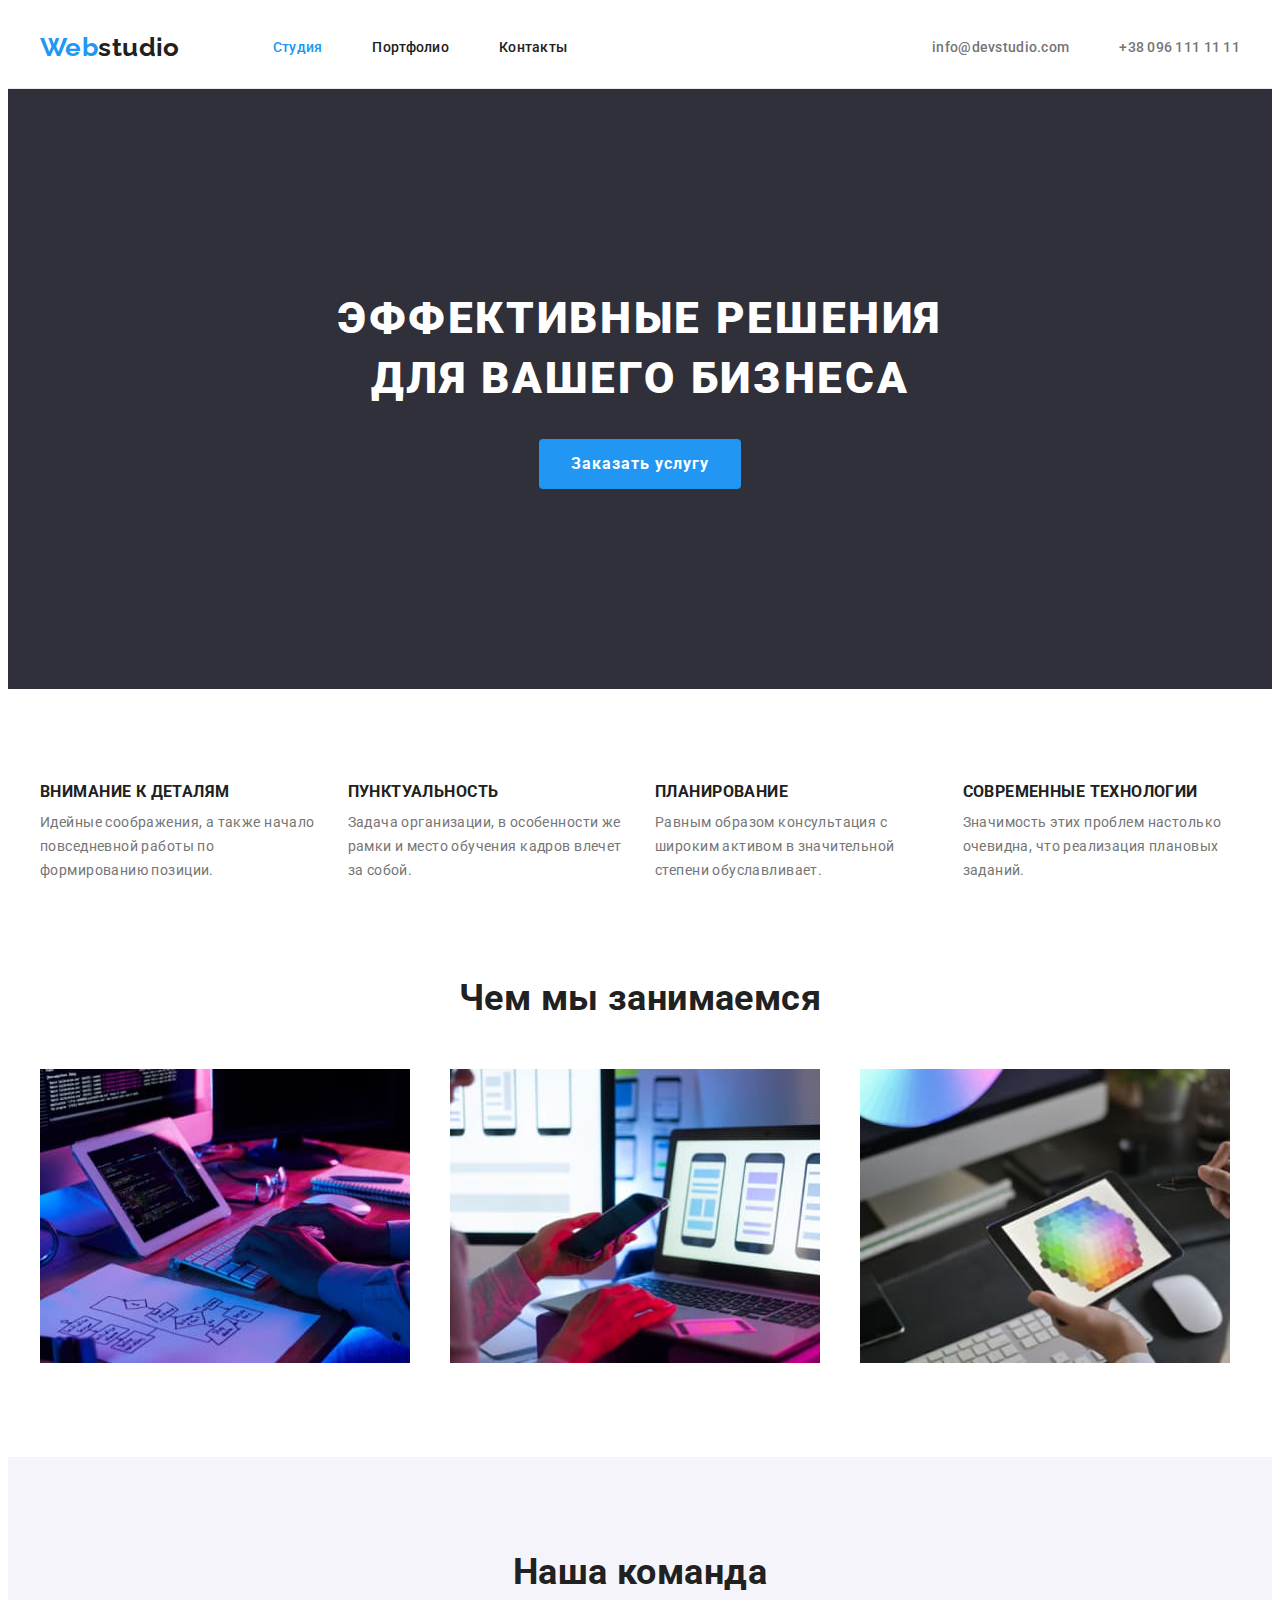
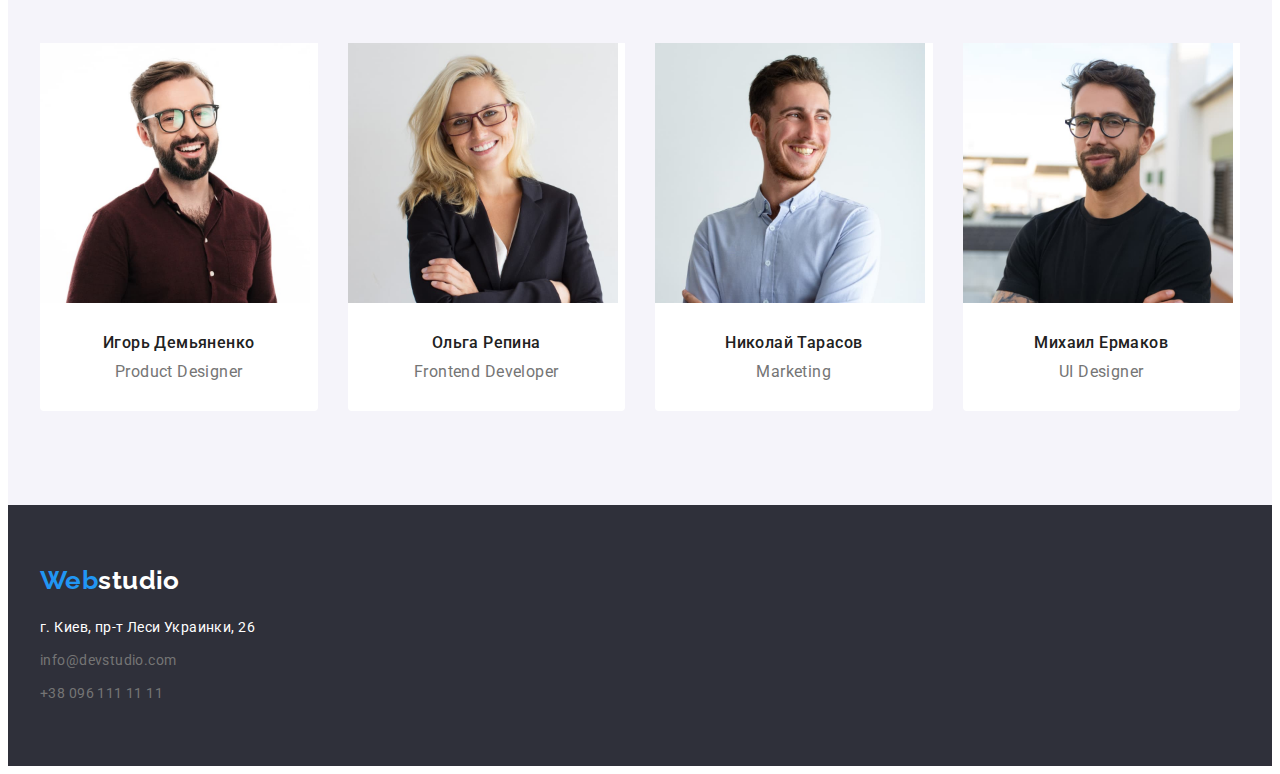
<file: index.html>
<!DOCTYPE html>
<html lang="ru">
<head>
    <meta charset="UTF-8">
    <meta http-equiv="X-UA-Compatible" content="IE=edge">
    <meta name="viewport" content="width=device-width, initial-scale=1.0">
    <title>Document</title>
    <link rel="preconnect" href="https://fonts.googleapis.com">
    <link rel="preconnect" href="https://fonts.gstatic.com" crossorigin>
    <link href="https://fonts.googleapis.com/css2?family=Raleway:wght@700&family=Roboto:wght@400;500;700;900&display=swap" rel="stylesheet">
    <link rel="stylesheet" href="https://cdnjs.cloudflare.com/ajax/libs/modern-normalize/1.1.0/modern-normalize.min.css" integrity="sha512-wpPYUAdjBVSE4KJnH1VR1HeZfpl1ub8YT/NKx4PuQ5NmX2tKuGu6U/JRp5y+Y8XG2tV+wKQpNHVUX03MfMFn9Q==" crossorigin="anonymous" referrerpolicy="no-referrer" />
    <link rel="stylesheet" href="./css/styles.css">
</head>
<body>
    <!--Шапка сайта-->
    <header class="header">
        <div class="conteiner">
            <nav class="header-navigation">
                <a href="" class="header-logo link" lang="en">Web<span class="header-logo-span">studio</span></a>
                <ul class="header-list list">
                    <li class="header-item">
                        <a href="" class="header-link link current">Студия</a>
                    </li>
                    <li class="header-item">
                        <a href="./portfolio.html" class="header-link link">Портфолио</a>
                    </li>
                    <li class="header-item">
                        <a href="" class="header-link link">Контакты</a>
                    </li>
                </ul>
            </nav>
                <ul class="header-contact-list list">
                    <li class="header-contact">
                        <a class="header-mail link contact" href="mailto:info@devstudio.com" >info@devstudio.com</a>
                    </li>
                    <li class="header-contact">
                        <a class="header-tel link contact" href="tel:+380961111111" >+38 096 111 11 11</a>
                    </li>
                </ul>
        </div>
    </header>
    <main>
        <!--Hero-->
        <section class="solutions">
            <div class="conteiner">
                <h1 class="solutions-title">Эффективные решения <br> для вашего бизнеса</h1>
                <button class="solutions-button button" type="button">Заказать услугу</button>
            </div>
        </section>
                <!--Секция Преимущества-->
        <section class="benefits section">
            <div class="conteiner">
                <!--Атрибут visually-hidden для скрытия названия секции-->
                <h2 class="benefits-title section-title visually-hidden" >Преимущества</h2>
                <ul class="benefits-list list">
                    <li class="benefits-item">
                        <h3 class="benefits-subtitle">Внимание к деталям</h3>
                        <p class="benefits-text">Идейные соображения, а также начало повседневной работы по формированию позиции.</p>
                    </li>
                    <li class="benefits-item">
                        <h3 class="benefits-subtitle">Пунктуальность</h3>
                        <p class="benefits-text">Задача организации, в особенности же рамки и место обучения кадров влечет за собой.</p>
                    </li>
                    <li class="benefits-item">
                        <h3 class="benefits-subtitle">Планирование</h3>
                        <p class="benefits-text">Равным образом консультация с широким активом в значительной степени обуславливает.</p>
                    </li>
                    <li class="benefits-item">
                        <h3 class="benefits-subtitle">Современные технологии</h3>
                        <p class="benefits-text">Значимость этих проблем настолько очевидна, что реализация плановых заданий.</p>
                    </li>
                </ul>
            </div>
        </section>
        <!--Секция Чем мы занимаемся-->
        <section class="work section">
            <div class="conteiner">
                <h2 class="work-title section-title">Чем мы занимаемся</h2>
                <ul class="work-list list">
                    <li class="work-img">
                        <img src="./images/about-work/about-work.1.jpg" alt="написание кода" width="370" height="294">
                    </li>
                    <li class="work-img">
                        <img src="./images/about-work/about-work.2.jpg" alt="адаптивный дизайн" width="370" height="294">
                    </li>
                    <li class="work-img">
                        <img src="./images/about-work/about-work.3.jpg" alt="подбор цвета в дизайне" width="370" height="294">
                    </li>
                </ul>  
            </div>
        </section>
        <!--Секция Наша команда-->
        <section class="team section">
            <div class="conteiner">
                <h2 class="team-title section-title">Наша команда</h2>
                <ul class="team-list list">
                    <li class="team-item">
                        <img src="./images/our-team/our-team.1.jpg" alt="фото сотрудника мужчины" width="270" height="260">
                        <div class="team-item-content">
                            <h3  class="team-name">Игорь Демьяненко</h3>
                            <p class="team-text" lang="en">Product Designer</p>
                        </div>
                    </li>

                    <li class="team-item">
                        <img src="./images/our-team/our-team.2.jpg" alt="фото сотрудника женщины" width="270" height="260">
                        <div class="team-item-content">
                            <h3  class="team-name">Ольга Репина</h3>
                            <p class="team-text" lang="en">Frontend Developer</p>
                        </div>
                    </li>

                    <li class="team-item">
                        <img src="./images/our-team/our-team.3.jpg" alt="фото сотрудника мужчины" width="270" height="260">
                        <div class="team-item-content">
                            <h3  class="team-name">Николай Тарасов</h3>
                            <p class="team-text" lang="en">Marketing</p>
                        </div>
                    </li>

                    <li class="team-item">
                        <img src="./images/our-team/our-team.4.jpg" alt="фото сотрудника мужчины" width="270" height="260">
                        <div class="team-item-content">
                            <h3  class="team-name">Михаил Ермаков</h3>
                            <p class="team-text" lang="en">UI Designer</p>
                        </div> 
                    </li>  
                </ul>
            </div>   
        </section>
    </main>
    <!--Подвал сайта-->
    <footer class="footer">
        <div class="conteiner">
            <a class="footer-logo link" href="" lang="en">Web<span class="footer-logo-span">studio</span></a>
            <address class="footer-address">
                <ul class="footer-list list">
                    <li class="footer-item footer-text"> г. Киев, пр-т Леси Украинки, 26 </li>
                    <li class="footer-item">
                        <a class="footer-mail link contact" href="mailto:info@devstudio.com">info@devstudio.com</a>
                    </li>
                    <li class="footer-item">
                        <a class="footer-tel link contact" href="tel:+380961111111">+38 096 111 11 11</a>
                    </li>
                </ul>
            </address>
        </div>
    </footer>
    </body>
</html>
</file>
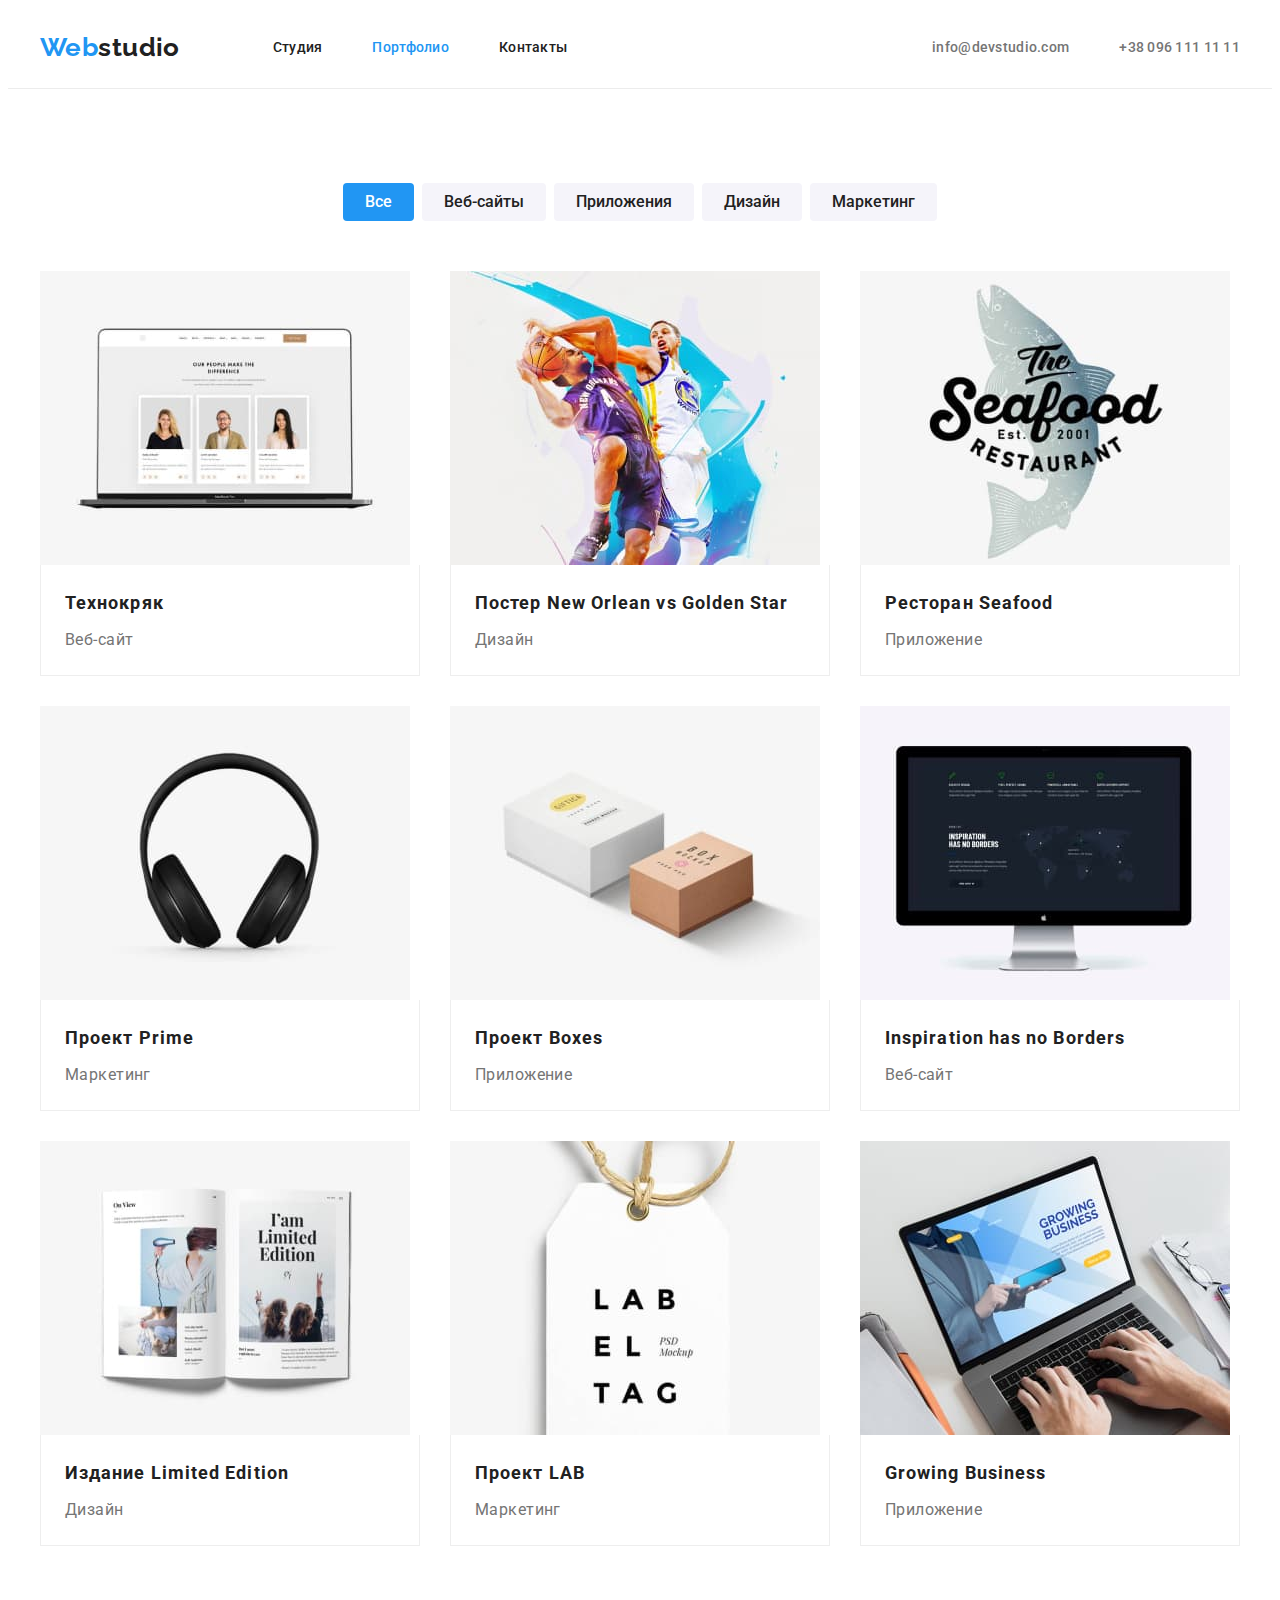
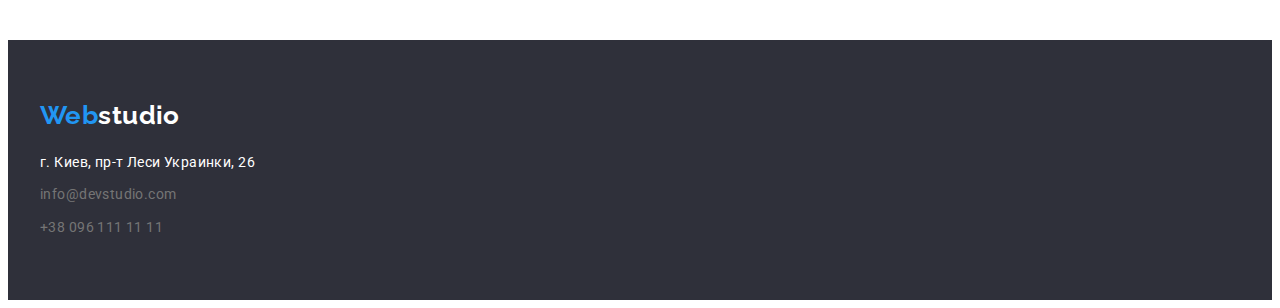
<file: portfolio.html>
<!DOCTYPE html>
<html lang="ru">
<head>
    <meta charset="UTF-8">
    <meta http-equiv="X-UA-Compatible" content="IE=edge">
    <meta name="viewport" content="width=device-width, initial-scale=1.0">
    <title>Document</title>
    <link rel="preconnect" href="https://fonts.googleapis.com">
    <link rel="preconnect" href="https://fonts.gstatic.com" crossorigin>
    <link href="https://fonts.googleapis.com/css2?family=Raleway:wght@700&family=Roboto:wght@400;500;700;900&display=swap" rel="stylesheet">
    <link rel="stylesheet" href="https://cdnjs.cloudflare.com/ajax/libs/modern-normalize/1.1.0/modern-normalize.min.css" integrity="sha512-wpPYUAdjBVSE4KJnH1VR1HeZfpl1ub8YT/NKx4PuQ5NmX2tKuGu6U/JRp5y+Y8XG2tV+wKQpNHVUX03MfMFn9Q==" crossorigin="anonymous" referrerpolicy="no-referrer" />
    <link rel="stylesheet" href="./css/styles.css">
</head>
<!--Шапка сайта-->
<header class="header">
    <div class="conteiner">
        <nav class="header-navigation">
            <a href="" class="header-logo link" lang="en">Web<span class="header-logo-span">studio</span></a>
            <ul class="header-list list">
                <li class="header-item">
                    <a href="./index.html" class="header-link link">Студия</a>
                </li>
                <li class="header-item">
                    <a href="" class="header-link link current">Портфолио</a>
                </li>
                <li class="header-item">
                    <a href="" class="header-link link">Контакты</a>
                </li>
            </ul>
        </nav>
            <ul class="header-contact-list list">
                <li class="header-contact">
                    <a class="header-mail link contact" href="mailto:info@devstudio.com" >info@devstudio.com</a>
                </li>
                <li class="header-contact">
                    <a class="header-tel link contact" href="tel:+380961111111" >+38 096 111 11 11</a>
                </li>
            </ul>
    </div>
</header>
<main>
        <section class="section-filtr section">
            <div class="conteiner">
                <!--Атрибут visually-hidden для скрытия названия секции-->
                <h1 class="filtr-title section-title visually-hidden" >Фильтр сайта</h1>
                <ul class="filtr-list list">
                    <li class="filter-item">
                        <button class="filter-button btn-main  button" type="button">Все</button>
                    </li>
                    <li class="filter-item">
                        <button class="filter-button button" type="button">Веб-сайты</button>
                    </li>
                    <li class="filter-item">
                        <button class="filter-button button" type="button">Приложения</button>
                    </li>
                    <li class="filter-item">
                        <button class="filter-button button" type="button">Дизайн</button>
                    </li>
                    <li class="filter-item">
                        <button class="filter-button button" type="button">Маркетинг</button>
                    </li>
                </ul>
                <ul class="menu-list list">
                    <li class="menu-item">
                        <article class="card">
                            <div class="card-place">
                                <img src="./images/all/web-site.jpg" alt="ноутбук с открытой страницей сайта"  width="370">
                            </div>
                            <div class="card-content">
                                <h2 class="menu-name" >Технокряк</h2>
                                <p class="menu-text">Веб-сайт</p>
                            </div>
                        </article>
                    </li>

                    <li class="menu-item">
                        <article class="card">
                            <div class="card-place">
                                <img src="./images/all/design.jpg" alt="постер с двумя баскетболистами" width="370">
                            </div>
                            <div class="card-content">
                                <h2 class="menu-name" >Постер New Orlean vs Golden Star</h2>
                                <p class="menu-text">Дизайн</p>
                            </div>
                        </article>
                    </li>

                    <li class="menu-item">
                        <article class="card">
                            <div class="card-place">
                                <img src="./images/all/app-restaurant.jpg" alt="логотип ресторана морепродуктов" width="370">
                            </div>
                            <div class="card-content">
                                <h2 class="menu-name" >Ресторан Seafood</h2>
                                <p class="menu-text">Приложение</p>
                            </div>
                        </article>
                    </li>

                    <li class="menu-item">
                        <article class="card">
                            <div class="card-place">
                                <img src="./images/all/marketing.jpg" alt="фото наушников" width="370">
                            </div>
                            <div class="card-content">
                                <h2 class="menu-name" >Проект Prime</h2>
                                <p class="menu-text">Маркетинг</p>
                            </div>
                        </article>
                    </li>

                    <li class="menu-item">
                        <article class="card">
                            <div class="card-place">
                                <img src="./images/all/app-project.jpg" alt="рисунок двух коробок" width="370">
                            </div>
                            <div class="card-content">
                                <h2 class="menu-name" >Проект Boxes</h2>
                                <p class="menu-text">Приложение</p>
                            </div>
                        </article>
                    </li>

                    <li class="menu-item">
                        <article class="card">
                            <div class="card-place">
                                <img src="./images/all/site.jpg" alt="монитор с откытой страницей сайта" width="370">
                            </div>
                            <div class="card-content">
                                <h2 lang="en" class="menu-name" >Inspiration has no Borders</h2>
                                <p class="menu-text">Веб-сайт</p>
                            </div>
                        </article>
                    </li>

                    <li class="menu-item">
                        <article class="card">
                            <div class="card-place">
                                <img src="./images/all/editions.jpg" alt="открытая книга" width="370">
                            </div>
                            <div class="card-content">
                                <h2 class="menu-name" >Издание Limited Edition</h2>
                                <p class="menu-text">Дизайн</p>
                            </div>
                        </article>
                    </li>

                    <li class="menu-item">
                        <article class="card">
                            <div class="card-place">
                                <img src="./images/all/lab.jpg" alt="белая лейба с черным текстом " width="370">
                            </div>
                            <div class="card-content">
                                <h2 class="menu-name" >Проект LAB</h2>
                                <p class="menu-text">Маркетинг</p>
                            </div>
                        </article>
                    </li>

                    <li class="menu-item">
                        <article class="card">
                            <div class="card-place">
                                <img src="./images/all/app-business.jpg" alt="человек работает за ноутбуком" width="370">
                            </div>
                            <div class="card-content">
                                <h2 lang="en" class="menu-name" >Growing Business</h2>
                                <p class="menu-text">Приложение</p>
                            </div>
                        </article>
                    </li>
                </ul>
        </div>
    </section>

</main>
<footer class="footer">
    <div class="conteiner">
        <a class="footer-logo link" href="" lang="en">Web<span class="footer-logo-span">studio</span></a>
        <address class="footer-address">
            <ul class="footer-list list">
                <li class="footer-item footer-text"> г. Киев, пр-т Леси Украинки, 26 </li>
                <li class="footer-item">
                    <a class="footer-mail link contact" href="mailto:info@devstudio.com">info@devstudio.com</a>
                </li>
                <li class="footer-item">
                    <a class="footer-tel link contact" href="tel:+380961111111">+38 096 111 11 11</a>
                </li>
            </ul>
        </address>
    </div>
</footer>
</html>
</file>
<file: css/styles.css>
:root {
    --main-title-color: #ffffff;
    --second-title-color: #212121;
    --main-text-color: #757575;
    --secondary-text-color: #FFFFFF 60 %;
    --third-title-color: #212121;
    --accent-color: #2196F3;
    --bg-color: #ffffff;
    --primery-bg-color: #2F303A;
    --secondary-bg-color: #F5F4FA;
    --bt-bg-color: #188CE8;
 }

body {
    font-family: 'Roboto', sans-serif;
    font-weight: normal;
    font-size: 14px;
    letter-spacing: 0.03em;
    color: var(--main-text-color);
}

p, h1, h2, h3 {
    margin-top: 0%;
    margin-bottom: 0;
}

ul {
    margin-top: 0%;
    margin-bottom: 0;
    padding-left: 0; 
}

img {
    display: block;
    max-width: 100%;
}
.conteiner {
    width: 1200px;
    padding-left: 15px;
    padding-right: 15px;
    margin: 0 auto;
}

.list {
    list-style: none;
    }

.link {
    text-decoration: none;
}

.visually-hidden {
    position: absolute;
    width: 1px;
    height: 1px;
    margin: -1px;
    padding: 0;
    overflow: hidden;
    border: 0;
    clip: rect(0 0 0 0);
}

.header-logo, .footer-logo {
    font-family: 'Raleway', sans-serif;
    font-weight: bold;
    font-size: 26px;
    line-height: 1.19;
    color:var(--accent-color);
}
.section-title {
    margin-bottom: 50px;
    font-weight: bold;
    font-size: 36px;
    line-height: 1.17;
    text-align: center;
}
.button {
    border: none;
    cursor: pointer;
    font-family: inherit;
    text-align: center;
    font-size: 16px;
}
.section {
    padding-top: 94px;
    padding-bottom: 94px;
}

/*-Header-*/
.header {
    border-bottom: 1px solid #ECECEC;
}
.header-logo-span, .header-link, .section-title {
    color: var(--second-title-color);
}

.header-link, .header-mail, .header-tel {
    font-weight: 500;
    line-height: 1.14;
    letter-spacing: 0.02em;
}

.header-mail, .header-tel {
   color: var(--main-text-color);
}

.header-link.current, .contact:hover, .header-link:hover,
.contact:focus,.header-link:focus {
    color: var(--accent-color);
}
.header .conteiner {
    display: flex;
    align-items: center;
}
.header-navigation{
    display: flex;
    align-items: center
}
.header-list {
    display: flex;
    align-items: center;
}
.header-item:not(:last-child) {
    margin-right: 50px;
}
.header-contact-list {
    display: flex;
    align-items: center;
    margin-left: auto;
}
.header-logo {
    margin-right: 93px;
    padding: 24px 0 25px 0;
}
.header-contact:not(:last-child) {
    margin-right: 50px;
}
.header-link, .header-mail, .header-tel {
    padding: 32px 0;
}



/*-Effective solutions-*/
.solutions {
    background-color: var(--primery-bg-color);
    padding-top: 200px;
    padding-bottom: 200px;
}
.solutions-title {
    margin-bottom: 30px;
    font-weight: 900;
    font-size: 44px;
    line-height: 1.36;
    text-align: center;
    letter-spacing: 0.06em;
    text-transform: uppercase;
    color: var(--main-title-color);
}
.solutions-button {
    min-width: 200px;
    padding: 10px 32px;
    border-radius: 4px;
    font-weight: bold;
    line-height: 1.87;
    display: block;
    margin-left: auto;
    margin-right: auto;
    align-items: center;
    letter-spacing: 0.06em;
    color: var(--bg-color);
    background: var(--accent-color);
}
.solutions-button :hover, .solutions-button :focus {
 background-color: var(--bt-bg-color);   
}

/*-Benefits-*/
.benefits-subtitle, .team-name, .menu-name, .filter-button {
    color: var(--third-title-color);
}

.benefits-subtitle {
    font-weight: bold;
    line-height: 1.14;
    text-transform: uppercase;
    margin-bottom: 10px;
}
.benefits-text {
    line-height: 1.71;
}
.benefits-list {
    display: flex;
    flex-basis: calc((100% - 30px)/3);
    margin-left: -30px;
    margin-top: -30px;
}
.benefits-item {
    flex-basis: calc((100% - 30px)/3);
    margin-left: 30px;
    margin-top: 30px;
}
/*-Work-*/
.work {
    padding-top: 0px;
}
.work-list {
    display: flex;
    margin-left: -30px;
    margin-top: -30px;
}
.work-img {
    flex-basis: calc((100% - 30px)/3);
    margin-left: 30px;
    margin-top: 30px; 
}

/*-Team-*/
.team {
    background-color: var(--secondary-bg-color);
}
.team-list {
    display: flex;
    flex-wrap: wrap;
    margin-left: -30px;
    margin-top: -30px;
}
.team-item {
    flex-basis: calc(100%/4 - 30px);
    margin-left: 30px;
    margin-top: 30px;
    border-radius: 0px 0px 4px 4px;
    background-color:var(--bg-color);
}
.team-name, .team-text {
    font-size: 16px;
    line-height: 1.19;
    text-align: center;
}
.team-name {
    font-weight: 500;
    margin-bottom: 10px;
}
.team-item-content {
    padding: 30px 32px;
}
 
/*-Footer-*/
.footer {
    background-color: var(--primery-bg-color);
    padding-top: 60px;
    padding-bottom: 60px;
}
.footer-address {
    margin-top: 20px;
}
.footer-logo-span, .footer-text {
    color: var(--main-title-color);
}
.footer-address {
    font-style: normal;
}
.footer-text,.footer-mail,.footer-tel {
    line-height: 1.71;
}

.footer-mail,.footer-tel {
    color: var(--secondary-text-color);
}
.footer-item:not(:last-child) {
    margin-bottom: 9px;
}



/*-Portfolio-*/
/*.section-filtr {
    display: flex;
} */  
/*-стили кнопок-*/
.filtr-list {
    display: flex;
    justify-content: center;
    margin-bottom: 50px;
}
.filter-button {
    padding: 6px 22px;
    font-weight: 500;
    line-height: 1.62;
    background-color: var(--secondary-bg-color);
    border-radius: 4px;
}
.filter-item:not(:last-child) {
    margin-right: 8px;
}

.btn-main, .filter-button:hover, 
.filter-button:focus {
    background-color: var(--accent-color);
    color: var(--main-title-color);
}
/*-меню карточек-*/
.menu-list { 
    display: flex;
    flex-wrap: wrap;
    padding: 0;
    margin: 0;
    list-style: none;
    margin-right: -30px;
    margin-bottom: -30px;
}
.menu-item {
    flex-basis: calc(100%/3 - 30px);
    margin-right: 30px;
    margin-bottom: 30px;
}
/*-текст под картинкой-*/
.card-content {
    padding: 20px 24px;
    background-color: var(--bg-color);
    border:  1px solid #EEEEEE;
    border-top:  0;
    
}
.menu-name {
    font-weight: bold;
    font-size: 18px;
    line-height: 2.00;
    letter-spacing: 0.06em;
    margin-bottom: 4px;
}
.menu-text {
    font-size: 16px;
    line-height: 1.87;
    }
</file>
